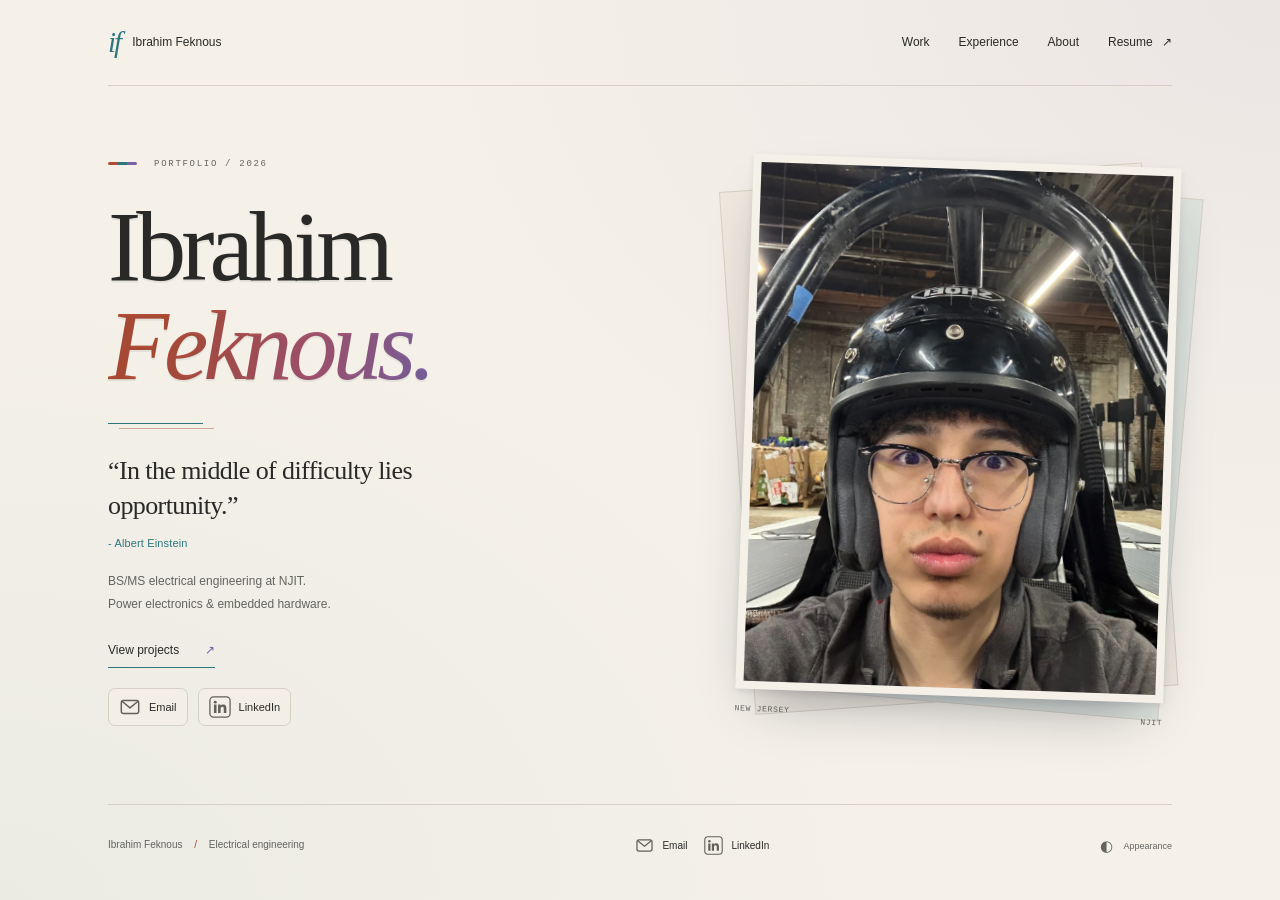
<file: index.html>
<!doctype html><html lang="en">
<head>
<meta charset="utf-8">
<meta name="viewport" content="width=device-width,initial-scale=1">
<meta name="theme-color" content="#f5f1e9">
<meta name="description" content="Ibrahim Feknous. BS/MS electrical engineering at NJIT. Power electronics, embedded hardware, and energy systems.">
<link rel="icon" href="favicon.svg" type="image/svg+xml">
<link rel="stylesheet" href="styles.css">
<link rel="stylesheet" href="color.css?v=6">
<script src="content.js?v=7" defer>
</script>
<script src="app.js?v=6" defer>
</script>
<script src="portfolio-effects.js?v=3" defer>
</script>
<title>Ibrahim Feknous | Electrical Engineering</title>
</head>
<body class="home">
<div class="shell"><a class="skip" href="#main">Skip to content</a>
<header class="site-header"><a class="identity" href="index.html"><span class="logo">if</span><span>Ibrahim Feknous</span></a>
<nav aria-label="Main navigation"><a href="projects.html">Work</a><a href="experience.html">Experience</a><a href="about.html">About</a><a class="resume" href="ibrahim-feknous-resume.pdf?v=3" target="_blank" rel="noopener">Resume <span aria-hidden="true">↗</span></a>
</nav>
</header>
<main id="main">
<section class="home-hero">
<div class="hero-copy">
<p class="eyebrow"><span class="small-line"></span> PORTFOLIO / 2026</p>
<h1>Ibrahim<br><em>Feknous.</em>
</h1>
<blockquote class="intro home-quote"><p>“In the middle of difficulty lies opportunity.”</p><cite>- Albert Einstein</cite></blockquote>
<p class="hero-description">BS/MS electrical engineering at NJIT.<br>Power electronics &amp; embedded hardware.</p><a class="inline-link" href="projects.html">View projects <span aria-hidden="true">↗</span></a>
<div class="socials hero-socials" data-contact-links aria-label="Contact links"></div>
</div>
<figure class="portrait">
<div class="portrait-media" id="portrait-media">
<div class="portrait-fallback" aria-hidden="true"><span class="portrait-initials">IF</span><span class="portrait-rule"></span>
</div>
</div>
<figcaption><span>NEW JERSEY</span><span>NJIT</span>
</figcaption>
</figure>
</section>
</main>
<footer class="site-footer"><span>Ibrahim Feknous <span class="footer-dot">/</span> Electrical engineering</span>
<div class="socials" data-contact-links>
</div><button class="theme-toggle" aria-label="Switch to dark mode">◐ <span>Appearance</span></button>
</footer>
</div>
<dialog id="image-dialog" aria-label="Image viewer"><button class="image-close" aria-label="Close image">Close ×</button>
<figure><img alt="">
<figcaption>
</figcaption>
</figure>
</dialog>
</body></html>
</file>
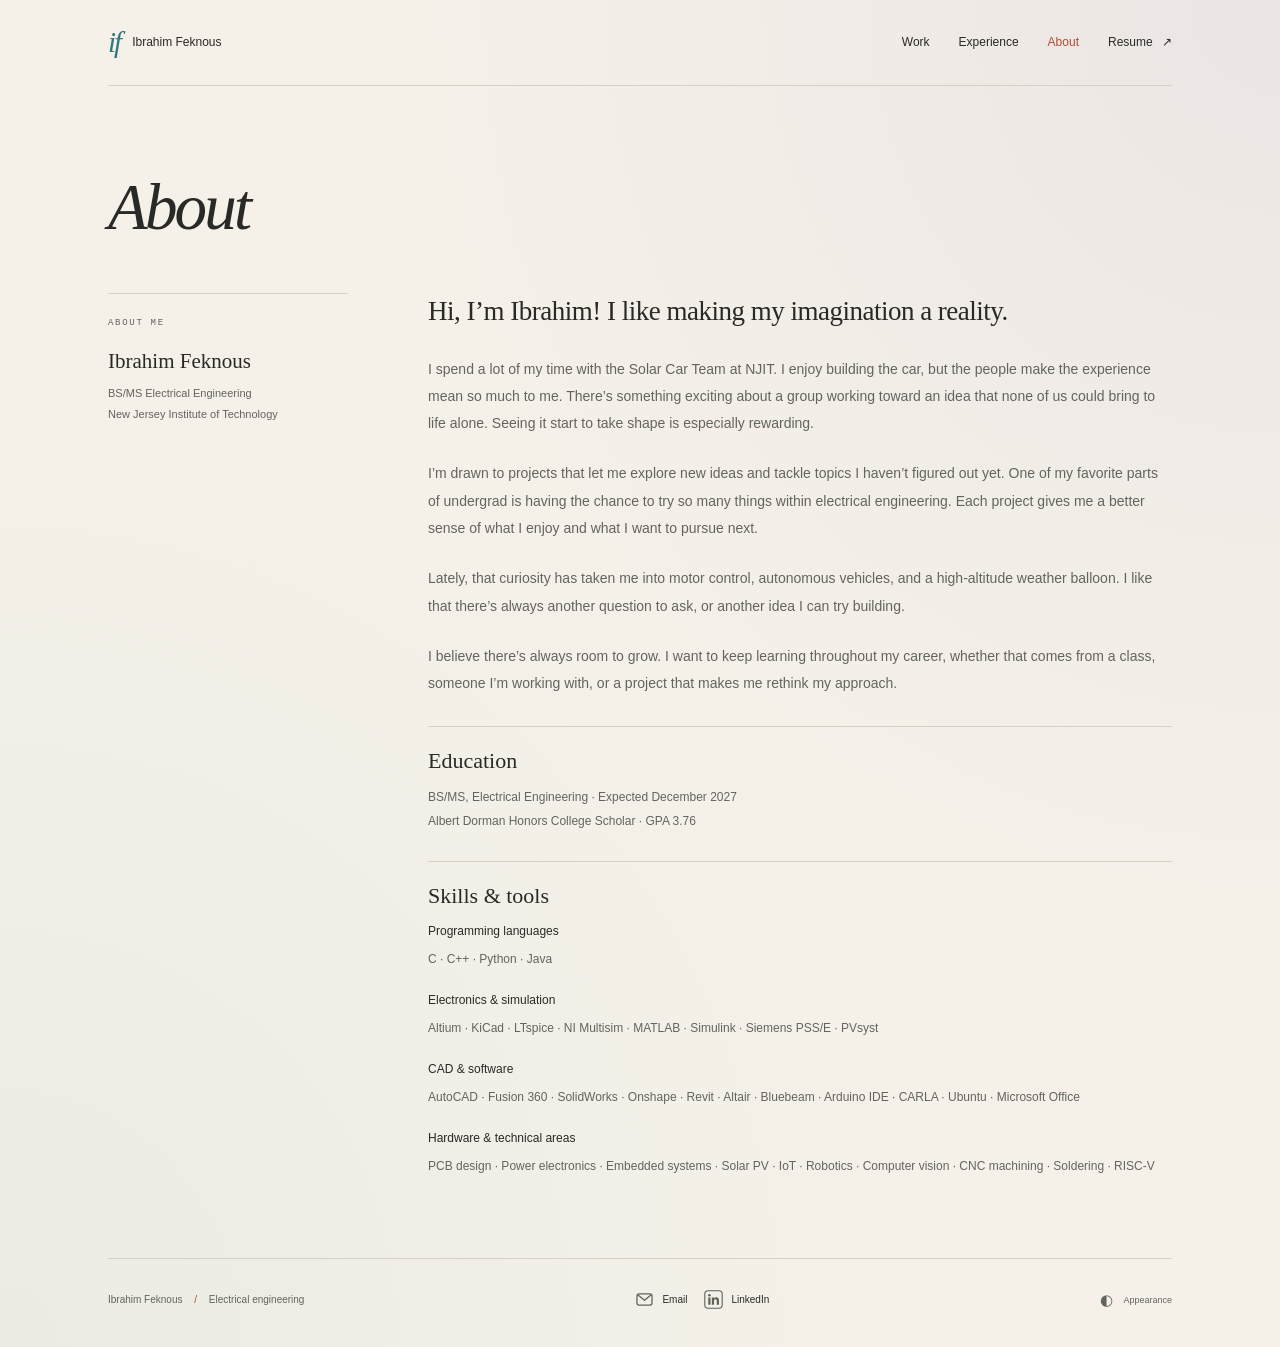
<file: about.html>
<!doctype html><html lang="en">
<head>
<meta charset="utf-8">
<meta name="viewport" content="width=device-width,initial-scale=1">
<meta name="theme-color" content="#f5f1e9">
<meta name="description" content="Ibrahim Feknous. BS/MS electrical engineering at NJIT. Power electronics, embedded hardware, and energy systems.">
<link rel="icon" href="favicon.svg" type="image/svg+xml">
<link rel="stylesheet" href="styles.css">
<link rel="stylesheet" href="color.css?v=6">
<script src="content.js?v=7" defer>
</script>
<script src="app.js?v=6" defer>
</script>
<script src="portfolio-effects.js?v=3" defer>
</script>
<title>About | Ibrahim Feknous</title>
</head>
<body class="">
<div class="shell"><a class="skip" href="#main">Skip to content</a>
<header class="site-header"><a class="identity" href="index.html"><span class="logo">if</span><span>Ibrahim Feknous</span></a>
<nav aria-label="Main navigation"><a href="projects.html">Work</a><a href="experience.html">Experience</a><a href="about.html">About</a><a class="resume" href="ibrahim-feknous-resume.pdf?v=3" target="_blank" rel="noopener">Resume <span aria-hidden="true">↗</span></a>
</nav>
</header>
<main id="main">
<div class="page-title">
<h1>About</h1>
</div>
<div class="about-layout"><aside>
<p class="aside-label">ABOUT ME</p>
<p class="aside-name">Ibrahim Feknous</p>
<p>BS/MS Electrical Engineering<br>New Jersey Institute of Technology</p></aside>
<div class="prose">
<p class="large-copy">Hi, I’m Ibrahim! I like making my imagination a reality.</p>
<p>I spend a lot of my time with the Solar Car Team at NJIT. I enjoy building the car, but the people make the experience mean so much to me. There’s something exciting about a group working toward an idea that none of us could bring to life alone. Seeing it start to take shape is especially rewarding.</p>
<p>I’m drawn to projects that let me explore new ideas and tackle topics I haven’t figured out yet. One of my favorite parts of undergrad is having the chance to try so many things within electrical engineering. Each project gives me a better sense of what I enjoy and what I want to pursue next.</p>
<p>Lately, that curiosity has taken me into motor control, autonomous vehicles, and a high-altitude weather balloon. I like that there’s always another question to ask, or another idea I can try building.</p>
<p>I believe there’s always room to grow. I want to keep learning throughout my career, whether that comes from a class, someone I’m working with, or a project that makes me rethink my approach.</p>
<section class="about-block">
<h2>Education</h2>
<p>BS/MS, Electrical Engineering · Expected December 2027<br>Albert Dorman Honors College Scholar · GPA 3.76</p>
</section>
<section class="about-block">
<h2>Skills &amp; tools</h2>
<div class="skill-groups" id="skills-text"></div>
</section>
<div id="about-gallery" class="gallery">
</div>
</div>
</div>
</main>
<footer class="site-footer"><span>Ibrahim Feknous <span class="footer-dot">/</span> Electrical engineering</span>
<div class="socials" data-contact-links>
</div><button class="theme-toggle" aria-label="Switch to dark mode">◐ <span>Appearance</span></button>
</footer>
</div>
<dialog id="image-dialog" aria-label="Image viewer"><button class="image-close" aria-label="Close image">Close ×</button>
<figure><img alt="">
<figcaption>
</figcaption>
</figure>
</dialog>
</body></html>
</file>
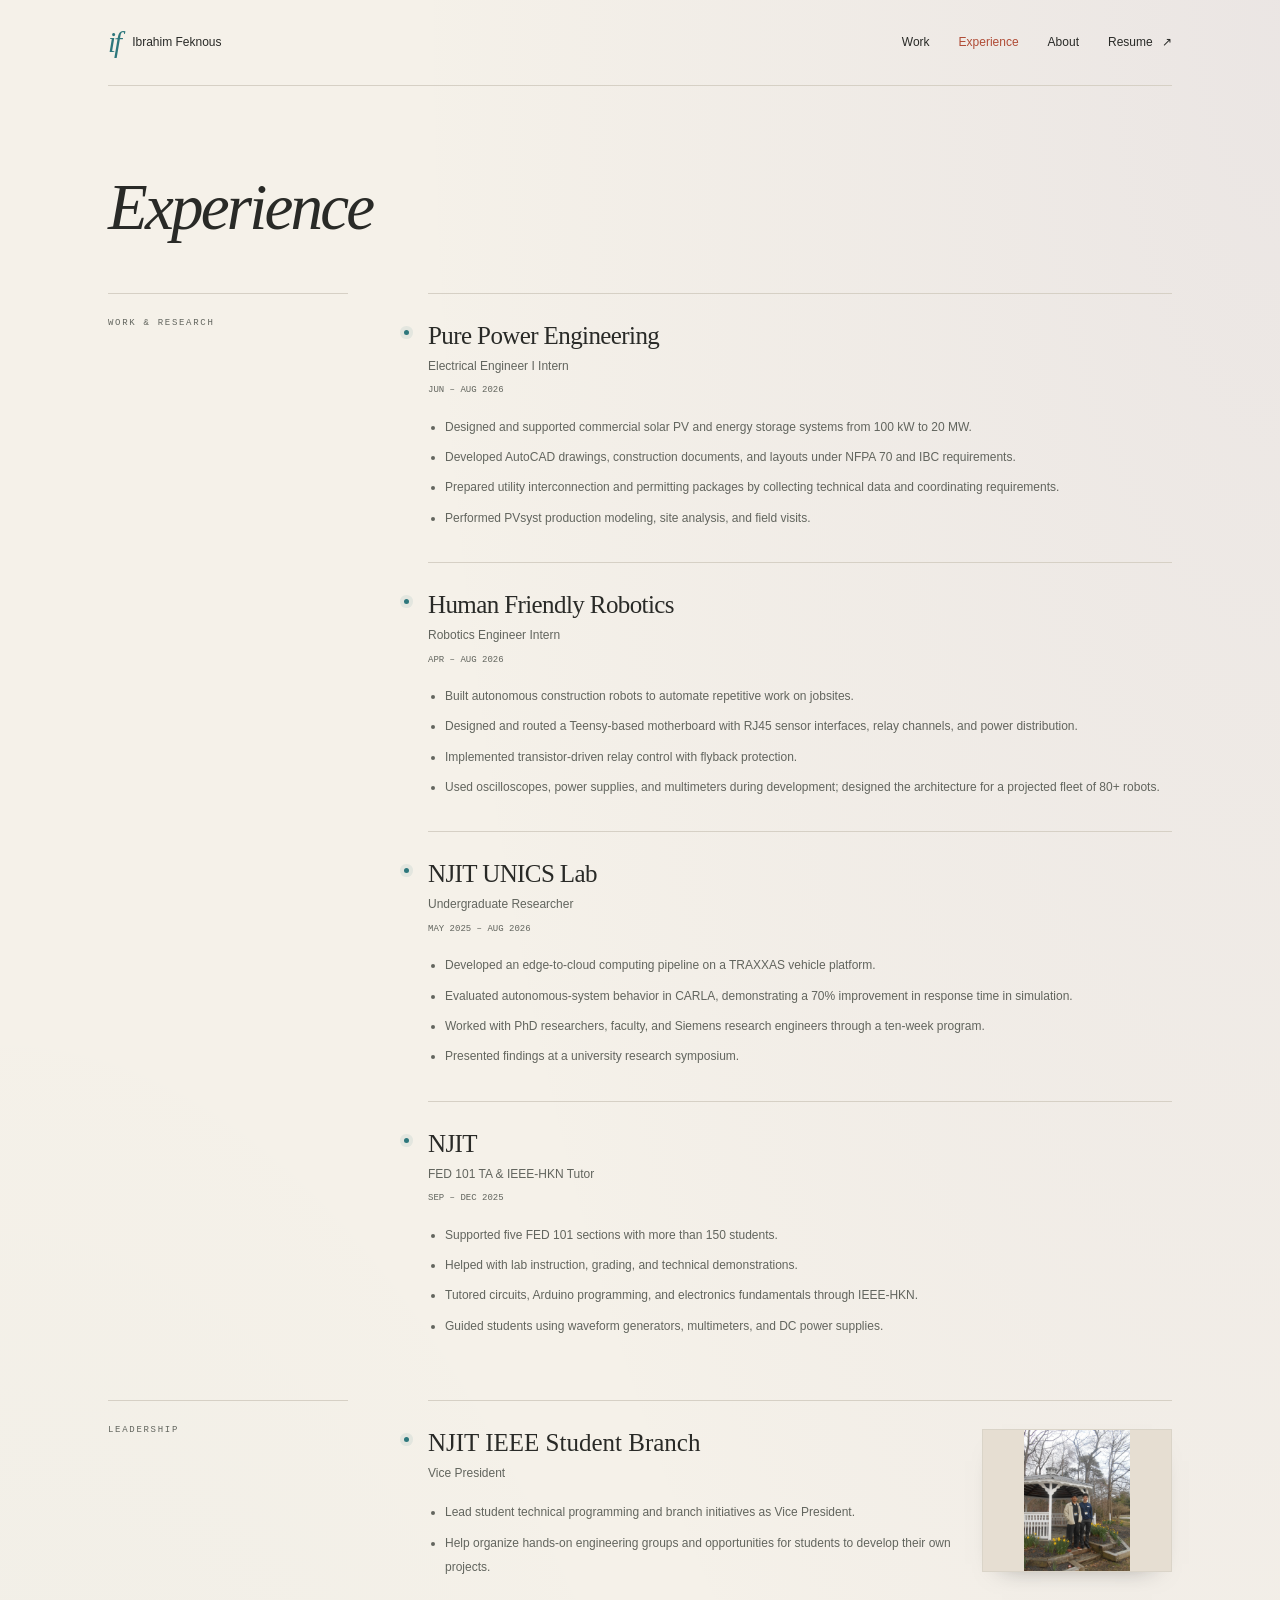
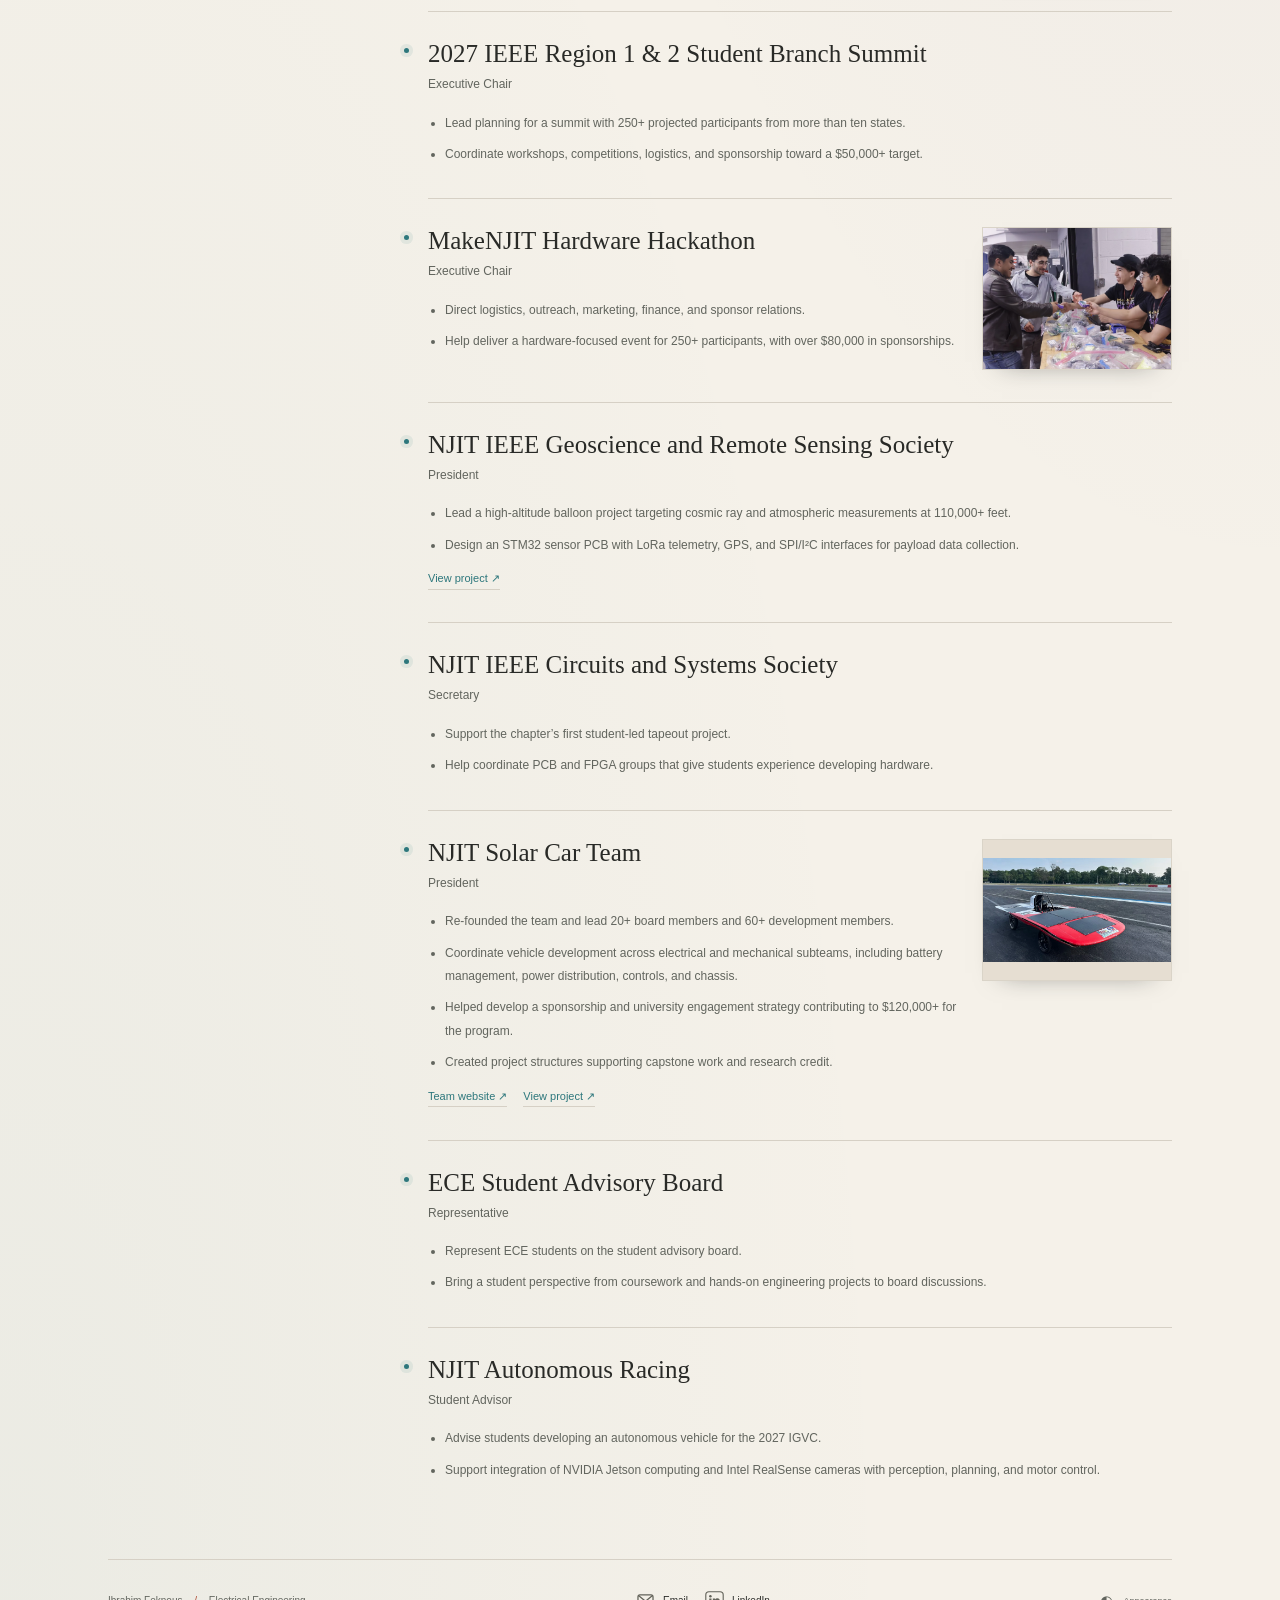
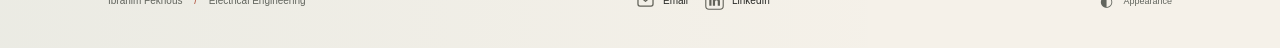
<file: experience.html>
<!doctype html><html lang="en">
<head>
<meta charset="utf-8">
<meta name="viewport" content="width=device-width,initial-scale=1">
<meta name="theme-color" content="#f5f1e9">
<meta name="description" content="Ibrahim Feknous. BS/MS electrical engineering at NJIT. Power electronics, embedded hardware, and energy systems.">
<link rel="icon" href="favicon.svg" type="image/svg+xml">
<link rel="stylesheet" href="styles.css">
<link rel="stylesheet" href="color.css?v=6">
<script src="content.js?v=7" defer>
</script>
<script src="app.js?v=6" defer>
</script>
<script src="portfolio-effects.js?v=3" defer>
</script>
<title>Experience | Ibrahim Feknous</title>
</head>
<body class="">
<div class="shell"><a class="skip" href="#main">Skip to content</a>
<header class="site-header"><a class="identity" href="index.html"><span class="logo">if</span><span>Ibrahim Feknous</span></a>
<nav aria-label="Main navigation"><a href="projects.html">Work</a><a href="experience.html">Experience</a><a href="about.html">About</a><a class="resume" href="ibrahim-feknous-resume.pdf?v=3" target="_blank" rel="noopener">Resume <span aria-hidden="true">↗</span></a>
</nav>
</header>
<main id="main">
<div class="page-title">
<h1>Experience</h1>
</div>
<div class="experience-layout">
<p class="aside-label">WORK & RESEARCH</p>
<div id="experience-list">
</div>
</div>
<div class="experience-layout leadership-section">
<p class="aside-label">LEADERSHIP</p>
<div id="leadership-list">
</div>
</div>
</main>
<footer class="site-footer"><span>Ibrahim Feknous <span class="footer-dot">/</span> Electrical Engineering</span>
<div class="socials" data-contact-links>
</div><button class="theme-toggle" aria-label="Switch to dark mode">◐ <span>Appearance</span></button>
</footer>
</div>
<dialog id="image-dialog" aria-label="Image viewer"><button class="image-close" aria-label="Close image">Close ×</button>
<figure><img alt="">
<figcaption>
</figcaption>
</figure>
</dialog>
</body></html>
</file>
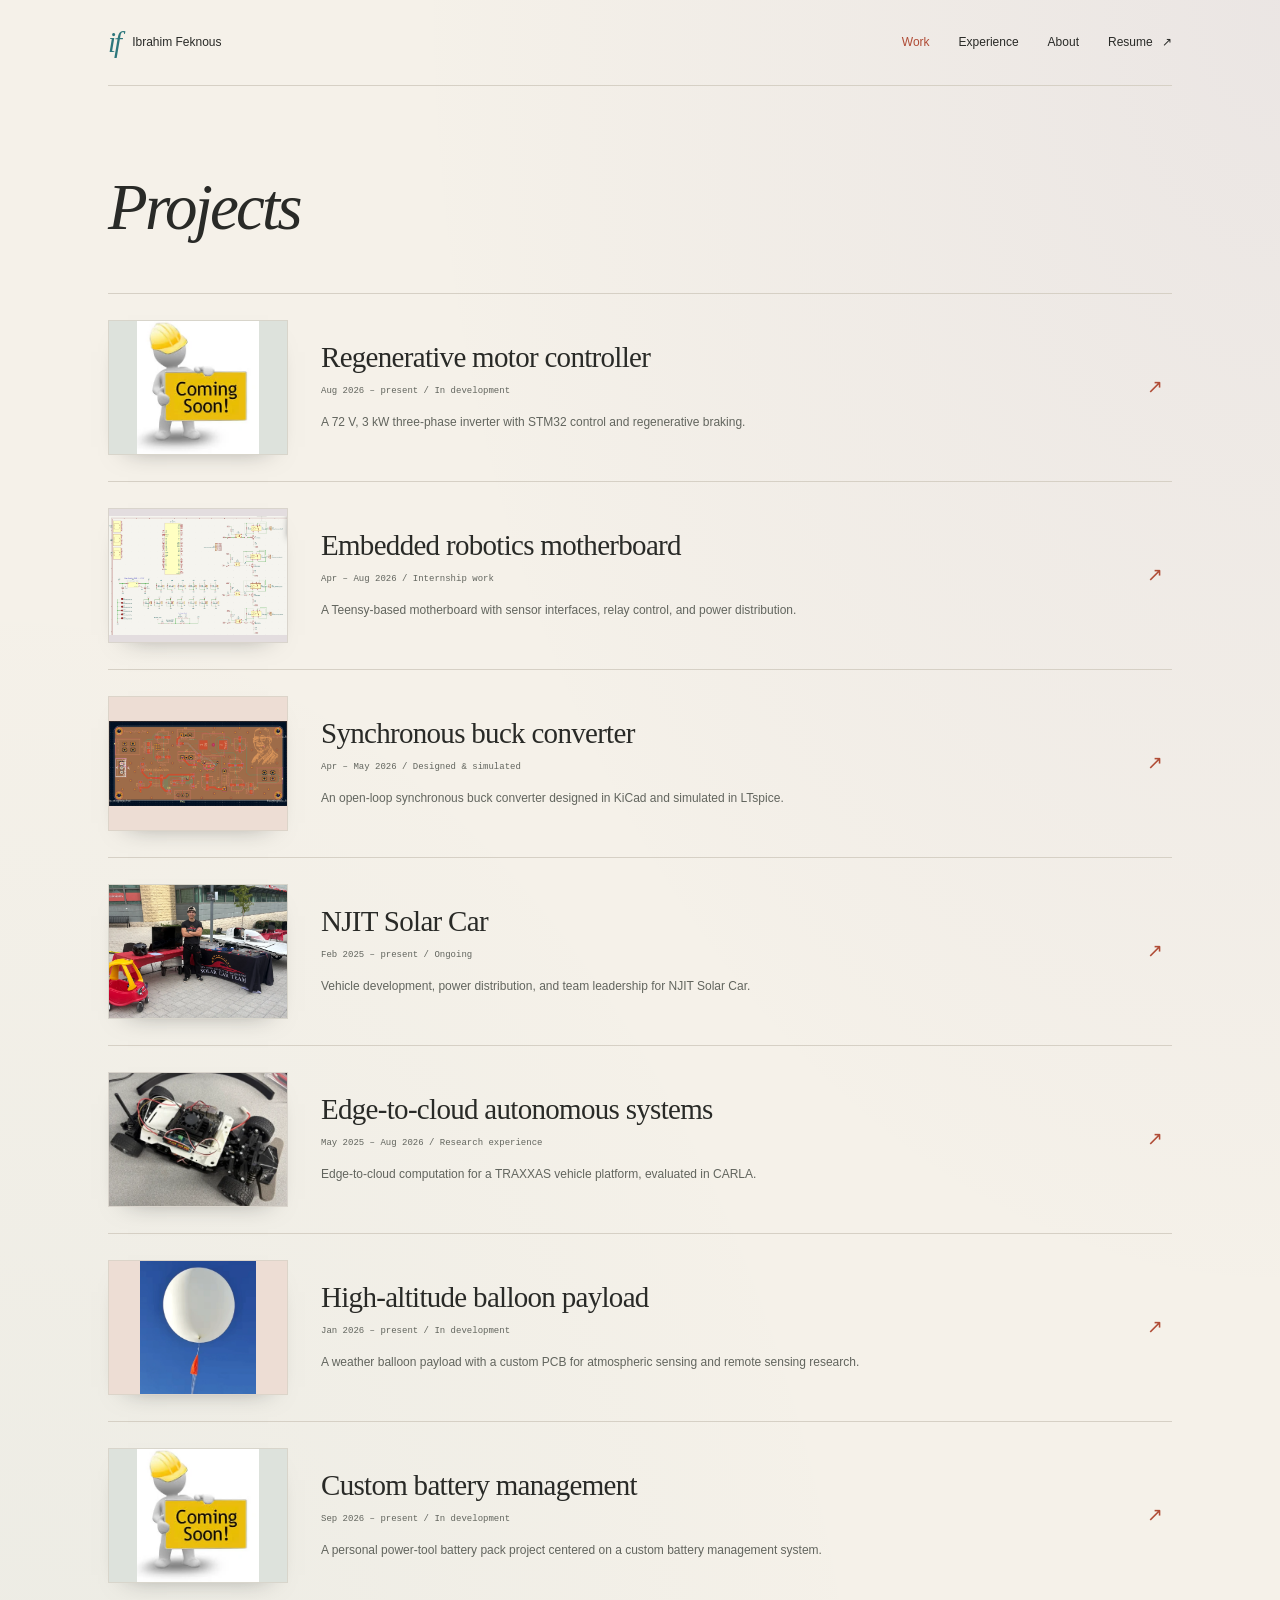
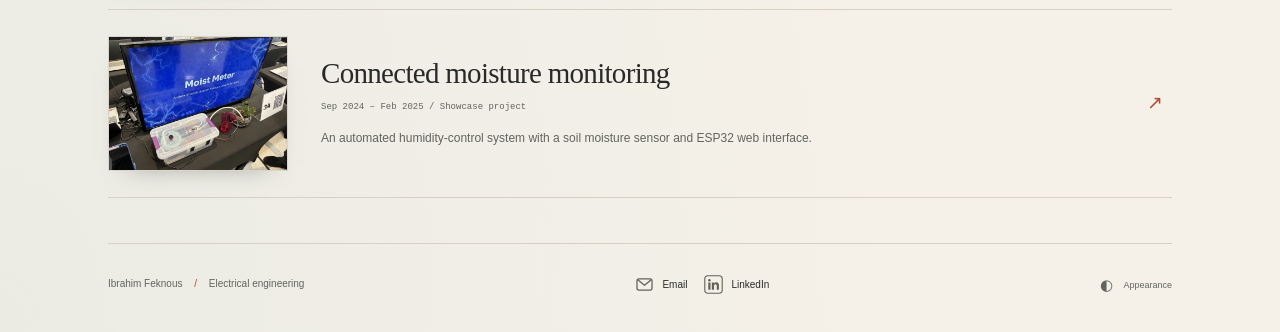
<file: projects.html>
<!doctype html><html lang="en">
<head>
<meta charset="utf-8">
<meta name="viewport" content="width=device-width,initial-scale=1">
<meta name="theme-color" content="#f5f1e9">
<meta name="description" content="Ibrahim Feknous. BS/MS electrical engineering at NJIT. Power electronics, embedded hardware, and energy systems.">
<link rel="icon" href="favicon.svg" type="image/svg+xml">
<link rel="stylesheet" href="styles.css">
<link rel="stylesheet" href="color.css?v=6">
<script src="content.js?v=7" defer>
</script>
<script src="app.js?v=6" defer>
</script>
<script src="portfolio-effects.js?v=3" defer>
</script>
<title>Work | Ibrahim Feknous</title>
</head>
<body class="">
<div class="shell"><a class="skip" href="#main">Skip to content</a>
<header class="site-header"><a class="identity" href="index.html"><span class="logo">if</span><span>Ibrahim Feknous</span></a>
<nav aria-label="Main navigation"><a href="projects.html">Work</a><a href="experience.html">Experience</a><a href="about.html">About</a><a class="resume" href="ibrahim-feknous-resume.pdf?v=3" target="_blank" rel="noopener">Resume <span aria-hidden="true">↗</span></a>
</nav>
</header>
<main id="main">
<div class="page-title work-title">
<div>
<h1>Projects</h1>
</div>
</div>
<div id="project-list">
</div>
</main>
<footer class="site-footer"><span>Ibrahim Feknous <span class="footer-dot">/</span> Electrical engineering</span>
<div class="socials" data-contact-links>
</div><button class="theme-toggle" aria-label="Switch to dark mode">◐ <span>Appearance</span></button>
</footer>
</div>
<dialog id="image-dialog" aria-label="Image viewer"><button class="image-close" aria-label="Close image">Close ×</button>
<figure><img alt="">
<figcaption>
</figcaption>
</figure>
</dialog>
</body></html>
</file>
<file: styles.css>
:root{color-scheme:light;--bg:#f5f1e9;--fg:#292a27;--sub:#72736b;--line:#d6d0c5;--accent:#a94c35;--photo:#e6ded2;--soft:#eee8de;--serif:Georgia,'Times New Roman',serif;--sans:'Segoe UI',Arial,sans-serif;--mono:'Courier New',monospace}html[data-theme=dark]{color-scheme:dark;--bg:#252622;--fg:#eeece4;--sub:#b2b1a7;--line:#48483e;--accent:#de9178;--photo:#38382f;--soft:#303129}*{box-sizing:border-box}html{scroll-behavior:smooth}body{margin:0;background:var(--bg);color:var(--fg);font:15px/1.8 var(--sans)}a{color:inherit;text-decoration:none}button{font:inherit}a,button{-webkit-tap-highlight-color:transparent}a:focus-visible,button:focus-visible{outline:2px solid var(--accent);outline-offset:5px}a:hover{color:var(--accent)}h1,h2,h3,p,figure{margin:0}h1,h2,h3{font-family:var(--serif);font-weight:400;line-height:1.12}h1 em{font-weight:400;color:var(--accent)}::selection{background:var(--photo)}.shell{max-width:1160px;margin:auto;padding:0 48px}.site-header{display:flex;align-items:center;justify-content:space-between;gap:25px;padding:28px 0;border-bottom:1px solid var(--line)}.identity{display:flex;align-items:center;gap:12px;font-size:12px;font-weight:500}.logo{font:italic 29px/1 var(--serif);letter-spacing:-2px;color:var(--accent)}.site-header nav{display:flex;align-items:center;gap:29px;font-size:12px}.site-header nav [aria-current=page]{color:var(--accent)}.resume span{margin-left:6px}.home-hero{display:grid;grid-template-columns:1.1fr .85fr;gap:100px;padding:71px 0 63px;align-items:center}.eyebrow,.aside-label{font:9px/1.7 var(--mono);letter-spacing:1.7px;color:var(--sub)}.small-line{display:inline-block;vertical-align:middle;width:23px;height:1px;background:var(--accent);margin-right:10px}.home h1{font-size:clamp(70px,7.8vw,104px);line-height:.99;letter-spacing:-5px;margin-top:26px}.home h1 em{font-style:italic}.intro{font-family:var(--serif);font-size:26px;line-height:1.35;letter-spacing:-.6px;margin-top:29px}.hero-description{max-width:350px;font-size:12px;line-height:1.9;color:var(--sub);margin-top:17px}.inline-link{display:inline-block;margin-top:25px;font-size:12px;border-bottom:1px solid var(--fg);padding-bottom:5px}.inline-link span{margin-left:23px;color:var(--accent)}.portrait-media{aspect-ratio:4/5;background:var(--photo);position:relative;overflow:hidden}.portrait-fallback{position:absolute;inset:0;display:flex;flex-direction:column;align-items:center;justify-content:center;background:radial-gradient(ellipse at 20% 10%,#ffffff38,transparent 65%)}.portrait-initials{font:italic clamp(70px,10vw,134px)/1 var(--serif);color:var(--accent);opacity:.75;letter-spacing:-10px;padding-right:10px}.portrait-rule{width:40px;height:1px;background:var(--accent);opacity:.5;margin-top:23px}.portrait figcaption{display:flex;justify-content:space-between;font:8px/1.6 var(--mono);letter-spacing:.7px;color:var(--sub);margin-top:14px}.site-footer{margin-top:45px;border-top:1px solid var(--line);padding:23px 0 30px;display:flex;align-items:center;justify-content:space-between;gap:20px;font-size:10px;color:var(--sub)}.home .site-footer{margin-top:15px}.footer-dot{margin:0 9px;color:var(--accent)}.theme-toggle{border:0;background:none;padding:4px 0;color:var(--sub);font-size:15px;cursor:pointer}.theme-toggle span{font-size:9px;vertical-align:2px;margin-left:6px}.socials{display:flex;flex-wrap:wrap;gap:17px;font-size:10px}.page-title{padding:65px 0 49px}.page-title h1{font-size:65px;letter-spacing:-2.8px;margin-top:20px}.work-title{display:flex;align-items:flex-end;justify-content:space-between;gap:30px}.work-title>p{font-size:12px;color:var(--sub);padding-bottom:6px}.about-layout,.experience-layout{display:grid;grid-template-columns:240px 1fr;gap:80px}.about-layout aside{border-top:1px solid var(--line);padding-top:22px;font-size:11px;color:var(--sub);line-height:1.9}.aside-name{font:21px var(--serif);color:var(--fg);margin:18px 0 9px}.prose{font-size:14px;line-height:1.95}.prose>p{margin-bottom:23px;color:var(--sub)}.prose .large-copy{font:27px/1.4 var(--serif);color:var(--fg);letter-spacing:-.5px;margin-bottom:25px}.about-block{border-top:1px solid var(--line);padding-top:22px;margin-top:28px}.about-block h2{font-size:22px;margin-bottom:13px}.about-block p{font-size:12px;color:var(--sub)}.skill-list{line-height:2.2}.experience-layout>.aside-label{padding-top:22px;border-top:1px solid var(--line)}.experience-item{padding:23px 0 29px;border-top:1px solid var(--line)}.experience-item h3{font-size:25px;letter-spacing:-.6px}.role{font-size:12px;color:var(--sub);margin-top:6px}.date{font:9px/1.8 var(--mono);color:var(--sub)}.experience-item .date{display:block;margin-top:5px}.experience-item ul{font-size:12px;line-height:1.95;padding-left:17px;margin:17px 0 0;color:var(--sub)}.experience-item li+li{margin-top:7px}.leadership-section{margin-top:30px}.leadership-item{border-top:1px solid var(--line);padding:23px 0 28px}.leadership-item h3{font-size:25px}.leadership-item>p:last-child{font-size:12px;line-height:1.95;color:var(--sub);margin-top:15px}.work-row{border-top:1px solid var(--line);padding:26px 0;display:grid;grid-template-columns:180px 1fr 25px;gap:33px;align-items:center}.work-row:last-child{border-bottom:1px solid var(--line)}.work-cover{width:180px;aspect-ratio:4/3;background:var(--photo);position:relative;overflow:hidden}.work-fallback{height:100%;display:flex;align-items:center;justify-content:center;flex-direction:column;color:var(--accent);gap:11px}.work-fallback .work-number{font:italic 48px/1 var(--serif);letter-spacing:-3px}.work-fallback .work-type{font:7px var(--mono);letter-spacing:1.7px;color:var(--sub)}.work-title-line{display:flex;justify-content:space-between;gap:15px;align-items:baseline}.work-copy h2{font-size:29px;letter-spacing:-.7px}.work-row:hover h2{color:var(--accent)}.work-copy .date{margin-top:9px;display:block}.work-copy>p{font-size:12px;color:var(--sub);margin-top:12px;max-width:540px;line-height:1.85}.work-arrow{font-size:19px;color:var(--accent)}.project-back{display:inline-block;font-size:11px;color:var(--sub);margin-top:35px}.detail-title{padding:35px 0 30px;max-width:820px}.detail-title h1{font-size:59px;letter-spacing:-2px;margin-top:15px}.detail-meta{display:flex;flex-wrap:wrap;gap:25px;margin-top:22px;font:10px/1.7 var(--mono);color:var(--sub)}.detail-cover{aspect-ratio:16/8;background:var(--photo);position:relative;overflow:hidden;margin:8px 0 40px}.detail-cover .work-number{font-size:95px}.detail-cover .work-type{font-size:10px}.detail-layout{display:grid;grid-template-columns:240px 1fr;gap:80px}.detail-overview{font:25px/1.5 var(--serif);letter-spacing:-.4px}.detail-body h2{font:10px/1.7 var(--mono);letter-spacing:1.7px;color:var(--sub);margin:30px 0 15px}.detail-body ul{padding-left:19px;font-size:13px;line-height:1.95;color:var(--sub);margin:0}.detail-body li+li{margin-top:11px}.detail-note{font-size:11px;line-height:1.9;color:var(--sub);border-top:1px solid var(--line);margin-top:27px;padding-top:19px}.detail-tools{font-size:12px;line-height:2;color:var(--sub)}.detail-aside .aside-label{margin-bottom:15px}.detail-aside{border-top:1px solid var(--line);padding-top:20px}.detail-next{border-top:1px solid var(--line);padding-top:24px;margin-top:45px;display:flex;align-items:center;justify-content:space-between;gap:25px;font-size:12px}.detail-next a{color:var(--accent)}.gallery{display:grid;grid-template-columns:repeat(2,minmax(0,1fr));gap:24px;margin-top:35px}.gallery:empty{display:none}.gallery figure{min-width:0}.gallery-media{aspect-ratio:4/3;background:var(--photo);overflow:hidden}.gallery figcaption{font-size:10px;line-height:1.8;color:var(--sub);margin-top:9px}.photo-image{display:block;width:100%;height:100%;object-fit:cover;position:relative;z-index:1}.photo-button{position:absolute;inset:0;width:100%;height:100%;padding:0;border:0;cursor:zoom-in;background:none}.gallery-media{position:relative}.portrait-media .photo-image{position:absolute;inset:0}dialog{border:1px solid var(--line);padding:18px;background:var(--bg);color:var(--fg);max-width:min(1000px,95vw);max-height:92vh}dialog::backdrop{background:#181913d9;backdrop-filter:blur(4px)}.image-close{display:block;margin-left:auto;border:0;background:none;color:var(--fg);padding:0 0 12px;cursor:pointer;font-size:12px}dialog img{display:block;max-width:100%;max-height:75vh;object-fit:contain;margin:auto}dialog figcaption{font-size:11px;color:var(--sub);padding-top:10px}.skip{position:absolute;top:-90px;left:15px;background:var(--fg);color:var(--bg);padding:8px;z-index:50}.skip:focus{top:8px}.not-found{padding:80px 0}.not-found h1{font-size:50px;margin-bottom:25px}
@media(max-width:1000px){.shell{padding:0 32px}.home-hero{gap:55px}.home h1{font-size:85px}.about-layout,.experience-layout,.detail-layout{grid-template-columns:190px 1fr;gap:50px}.work-row{grid-template-columns:150px 1fr 20px;gap:27px}.work-cover{width:150px}.work-copy h2{font-size:26px}}
@media(max-width:720px){.shell{padding:0 24px}.site-header{padding:24px 0;gap:15px}.identity>span:last-child{display:none}.site-header nav{gap:20px;font-size:11px}.home-hero{grid-template-columns:1fr 1fr;gap:25px;padding:49px 0 40px}.home h1{font-size:68px;letter-spacing:-3px}.eyebrow{font-size:8px;letter-spacing:1px}.small-line{width:15px;margin-right:5px}.intro{font-size:22px;margin-top:24px}.hero-description{font-size:11px}.portrait-initials{font-size:80px}.portrait figcaption{font-size:6px;flex-wrap:wrap;gap:4px}.site-footer{flex-wrap:wrap;gap:15px;font-size:9px}.page-title{padding:45px 0 35px}.page-title h1{font-size:52px;letter-spacing:-2px}.work-title{flex-direction:column;align-items:flex-start;gap:20px}.about-layout,.experience-layout,.detail-layout{grid-template-columns:1fr;gap:25px}.about-layout aside{display:none}.experience-layout>.aside-label{border:0;padding:0}.experience-item h3,.leadership-item h3{font-size:24px}.leadership-section{margin-top:30px}.work-row{grid-template-columns:110px 1fr 16px;gap:18px;padding:23px 0}.work-cover{width:110px}.work-copy h2{font-size:24px}.work-copy>p{font-size:11px;line-height:1.8;margin-top:8px}.work-copy .date{font-size:8px;line-height:1.8}.work-number{font-size:38px!important}.work-type{font-size:6px!important;letter-spacing:1px!important}.work-arrow{font-size:16px}.detail-title h1{font-size:45px}.detail-cover{margin-bottom:28px}.detail-cover .work-number{font-size:75px!important}.detail-aside{display:flex;gap:20px;align-items:baseline}.detail-aside .aside-label{white-space:nowrap;margin:0}.detail-overview{font-size:23px}.gallery{gap:17px}.theme-toggle span{display:none}}
@media(max-width:480px){.home-hero{grid-template-columns:1fr;gap:35px;padding-top:39px}.hero-copy{max-width:360px}.home h1{font-size:83px;letter-spacing:-4px}.intro{font-size:24px}.intro br{display:none}.hero-description{font-size:12px;max-width:350px}.portrait{width:100%;max-width:350px;margin-left:auto}.portrait-media{aspect-ratio:5/4}.portrait-initials{font-size:105px}.portrait figcaption{font-size:7px}.portrait-rule{margin-top:15px}.site-header nav{gap:17px;font-size:10px}.page-title h1{font-size:47px}.work-row{grid-template-columns:83px 1fr 12px;gap:16px}.work-cover{width:83px;aspect-ratio:1}.work-copy h2{font-size:22px;line-height:1.2}.work-copy>p{display:none}.work-number{font-size:32px!important}.work-type{font-size:5px!important}.work-copy .date{font-size:7px}.detail-title h1{font-size:39px}.detail-cover{aspect-ratio:4/3}.detail-meta{gap:8px 18px;font-size:8px}.detail-next{font-size:11px}.gallery{grid-template-columns:1fr}.prose .large-copy{font-size:25px}}
@media(prefers-reduced-motion:reduce){html{scroll-behavior:auto}}

.work-cover>.photo-image{position:absolute;inset:0}
</file>
<file: color.css>
/* A little color, without changing the portfolio's layout. */
:root {
  --teal: #2d777c;
  --violet: #7663a5;
  --accent: #b04c36;
}
html[data-theme=dark] {
  --teal: #79c6c1;
  --violet: #b4a0e0;
  --accent: #eea18a;
}
body {
  min-height: 100vh;
  background-image:
    radial-gradient(ellipse at 100% 0, color-mix(in srgb, var(--violet) 8%, transparent), transparent 48%),
    radial-gradient(ellipse at 0 100%, color-mix(in srgb, var(--teal) 5%, transparent), transparent 50%);
}
.logo { color: var(--teal); }
.small-line {
  width: 29px;
  height: 3px;
  border-radius: 2px;
  background: linear-gradient(90deg, var(--accent) 33%, var(--teal) 33% 66%, var(--violet) 66%);
}
.home h1 em {
  background: linear-gradient(105deg, var(--accent) 20%, #a45472 65%, var(--violet));
  color: transparent;
  background-clip: text;
  -webkit-background-clip: text;
}
html[data-theme=dark] .home h1 em {
  background-image: linear-gradient(105deg, var(--accent), #e4a5c2 65%, var(--violet));
}
.home-quote {
  margin: 29px 0 0;
  max-width: 390px;
  position: relative;
}
.home-quote p { margin: 0; }
.home-quote cite {
  display: block;
  margin-top: 12px;
  font: normal 11px/1.6 var(--sans);
  letter-spacing: .15px;
  color: var(--teal);
}
.portrait-media {
  background: linear-gradient(145deg,
    color-mix(in srgb, var(--accent) 14%, var(--bg)),
    color-mix(in srgb, var(--violet) 16%, var(--bg)) 57%,
    color-mix(in srgb, var(--teal) 15%, var(--bg)));
}
.portrait-fallback { isolation: isolate; }
.portrait-initials {
  position: relative;
  z-index: 1;
  color: var(--teal);
  letter-spacing: -7px;
  padding-right: 7px;
}
.portrait-rule {
  position: relative;
  z-index: 1;
  width: 48px;
  height: 2px;
  opacity: .7;
  background: linear-gradient(90deg, var(--accent), var(--violet), var(--teal));
}
.inline-link {
  border-color: var(--teal);
  transition: color 180ms ease, border-color 180ms ease;
}
.inline-link:hover { color: var(--teal); border-color: var(--violet); }
.inline-link span { color: var(--violet); }
.site-header nav a:hover { color: var(--teal); }
.work-row:nth-child(3n+1) .work-cover {
  background: color-mix(in srgb, var(--teal) 12%, var(--bg));
}
.work-row:nth-child(3n+2) .work-cover {
  background: color-mix(in srgb, var(--violet) 14%, var(--bg));
}
.work-row:nth-child(3n+3) .work-cover {
  background: color-mix(in srgb, var(--accent) 12%, var(--bg));
}
.work-row:nth-child(3n+1) .work-number { color: var(--teal); }
.work-row:nth-child(3n+2) .work-number { color: var(--violet); }
.work-row:nth-child(3n+3) .work-number { color: var(--accent); }
.project-back:hover, .detail-next a { color: var(--teal); }
.hero-socials { margin-top: 20px; gap: 10px; }
.contact-link {
  display: inline-flex;
  align-items: center;
  gap: 8px;
  padding: 7px 10px;
  border: 1px solid var(--line);
  border-radius: 7px;
  font-size: 11px;
  line-height: 1.5;
  color: var(--fg);
  background: color-mix(in srgb, var(--bg) 92%, var(--line));
  transition: border-color 160ms ease, color 160ms ease;
}
.contact-icon { display: block; width: 22px; height: 22px; }
.contact-link:hover { color: var(--fg); border-color: var(--sub); }
.site-footer .contact-link { padding: 0; border: 0; border-radius: 0; font-size: 10px; background: transparent; }
.site-footer .contact-icon { width: 19px; height: 19px; }
html[data-theme=dark] .contact-icon { filter: brightness(0) invert(.78); }
.skill-group + .skill-group { margin-top: 20px; }
.skill-group h3 { font: 12px/1.6 var(--sans); color: var(--fg); margin-bottom: 6px; }
.skill-group p { font-size: 12px; line-height: 2; color: var(--sub); }
.leadership-item.has-photo {
  display: grid;
  grid-template-columns: minmax(0, 1fr) 180px;
  gap: 24px;
  align-items: start;
}
.leadership-description { font-size: 12px; line-height: 1.95; color: var(--sub); margin-top: 15px; }
.leadership-photo { position: relative; width: 180px; aspect-ratio: 4/3; overflow: hidden; background: var(--photo); }
.portrait-media:has(.photo-image) { aspect-ratio: 4/5; }
.leadership-project-link { display: inline-block; margin-top: 12px; font-size: 11px; color: var(--teal); border-bottom: 1px solid var(--line); }
.gallery:has(> figure:only-child) { grid-template-columns: minmax(0, 1fr); max-width: 760px; }
@media (max-width: 560px) {
  .leadership-item.has-photo { grid-template-columns: minmax(0, 1fr); gap: 18px; }
  .leadership-photo { width: min(100%, 300px); }
}
@media (forced-colors: active) {
  .home h1 em { background: none; color: CanvasText; }
}
/* Layered paper and dimensional photography. */
:root{--sub:#62655e}
html[data-theme=dark]{--sub:#bebdb3}
.home-hero{perspective:1200px;gap:82px}
.portrait{position:relative;transform:rotate(2deg);transition:transform .3s ease;isolation:isolate}
.portrait:before,.portrait:after{content:'';position:absolute;inset:10px 2px 28px;border:1px solid var(--line);background:var(--soft);z-index:-1;transform:rotate(-6deg) translate(-10px,5px)}
.portrait:after{transform:rotate(3deg) translate(12px,8px);background:color-mix(in srgb,var(--teal) 12%,var(--bg))}
.portrait-media{border:8px solid var(--bg);box-shadow:0 28px 55px -25px #171c2b70,0 3px 8px #171c2b18;transform:perspective(1000px) rotateX(var(--tilt-x,0deg)) rotateY(var(--tilt-y,0deg));transition:transform .25s ease}
.home h1{text-shadow:0 2px 0 color-mix(in srgb,var(--fg) 8%,transparent);position:relative}
.home h1:after{content:'';display:block;height:1px;width:95px;background:var(--teal);margin-top:27px;box-shadow:11px 5px 0 color-mix(in srgb,var(--accent) 45%,transparent)}
.site-header{position:relative}
.page-title h1{font-style:italic}
.experience-item,.leadership-item{position:relative;padding:28px 0 32px}
.experience-item:before,.leadership-item:before{content:'';position:absolute;left:-24px;top:36px;width:5px;height:5px;background:var(--teal);border-radius:50%;box-shadow:0 0 0 4px color-mix(in srgb,var(--teal) 9%,transparent)}
.leadership-points{font-size:12px;line-height:1.95;color:var(--sub);padding-left:17px;margin:16px 0 0}
.leadership-points li+li{margin-top:8px}
.leadership-photo,.work-cover,.gallery-media,.detail-cover{border:1px solid color-mix(in srgb,var(--line) 70%,transparent);box-shadow:0 12px 25px -20px #20232388}
.leadership-item.has-photo{grid-template-columns:minmax(0,1fr) 190px}
.leadership-photo{width:190px}
.leadership-project-link+.leadership-project-link{margin-left:16px}
.work-cover{transition:transform .25s ease,box-shadow .25s ease}
@media(hover:hover) and (prefers-reduced-motion:no-preference){.work-row:hover .work-cover{transform:perspective(700px) rotateY(-6deg) translateY(-4px);box-shadow:8px 18px 30px -20px #20232388}.contact-link:hover{transform:translateY(-2px)}}
@media(max-width:720px){.home-hero{gap:35px}.experience-item:before,.leadership-item:before{display:none}}
@media(max-width:560px){.leadership-item.has-photo{grid-template-columns:1fr}.leadership-photo{width:100%;max-width:340px}.portrait{transform:rotate(1deg)}}
@media(prefers-reduced-motion:reduce){.portrait-media,.work-cover{transform:none!important;transition:none!important}}
</file>
